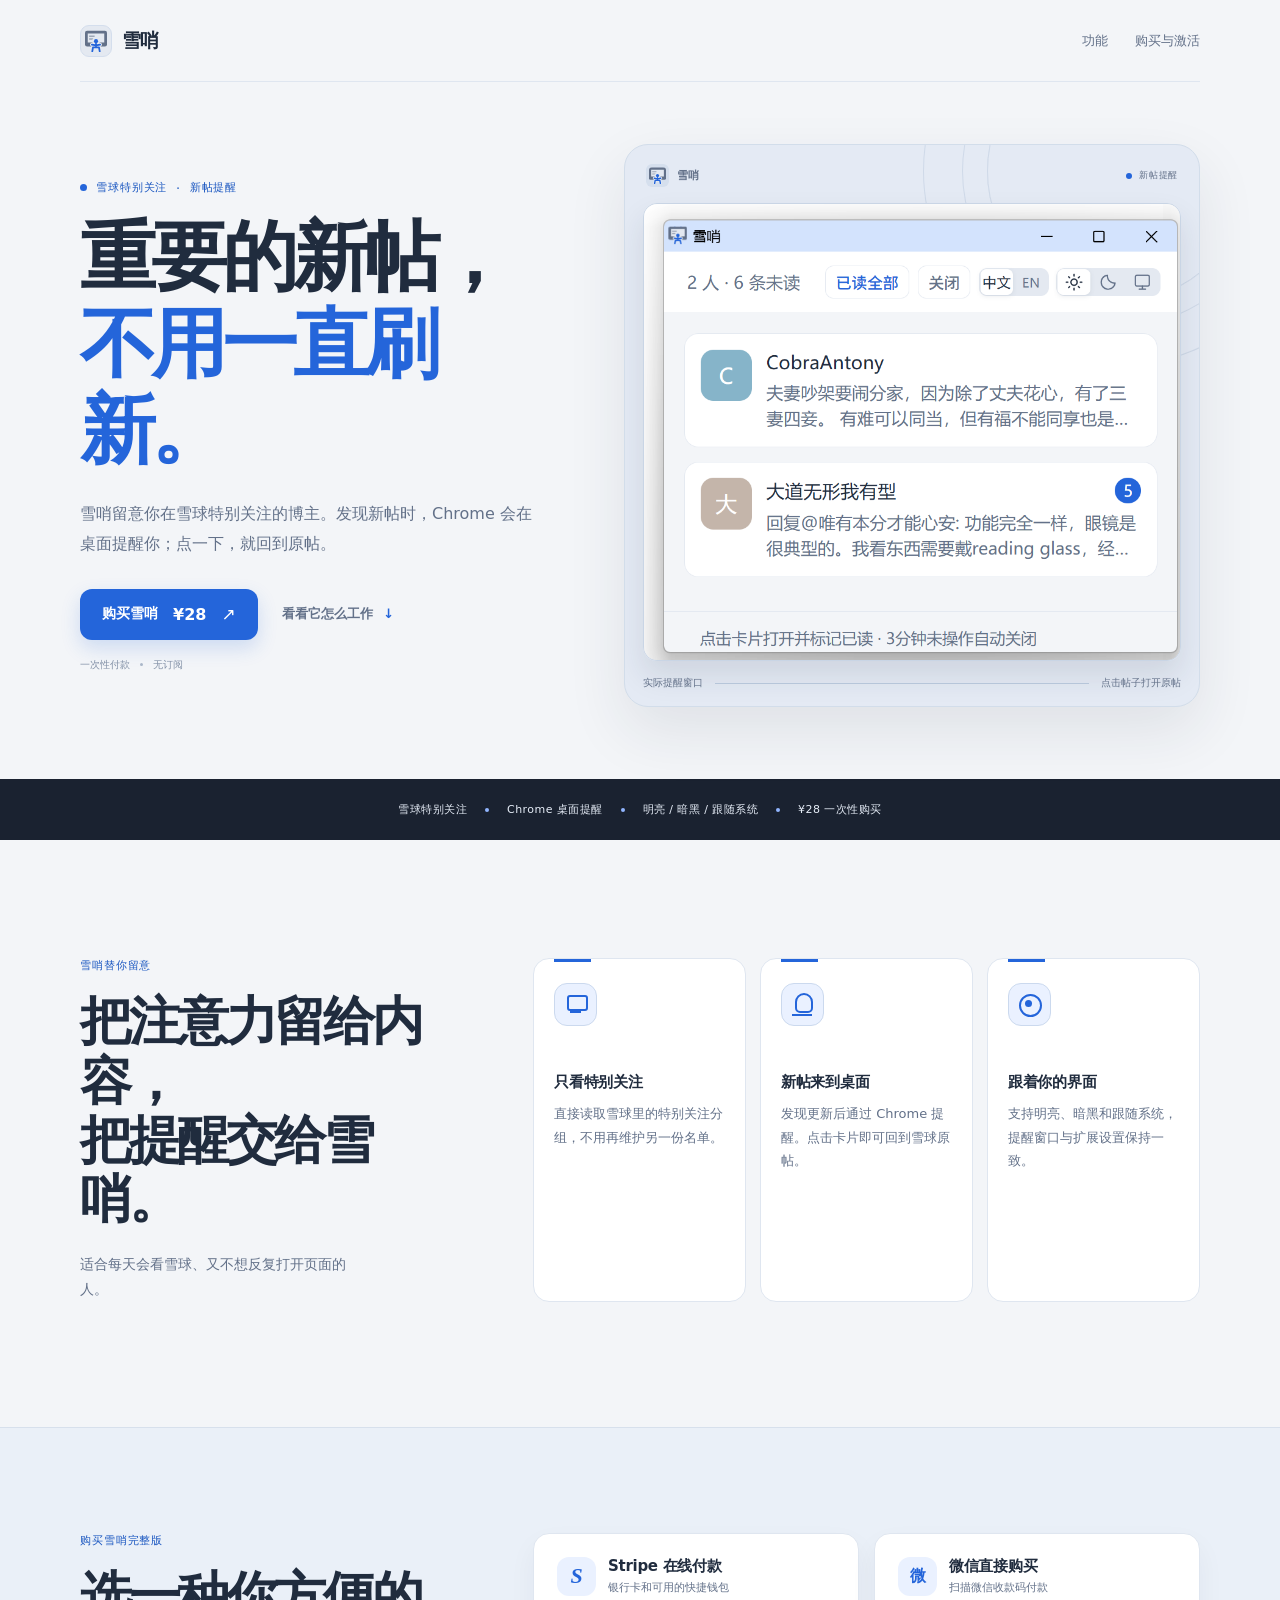
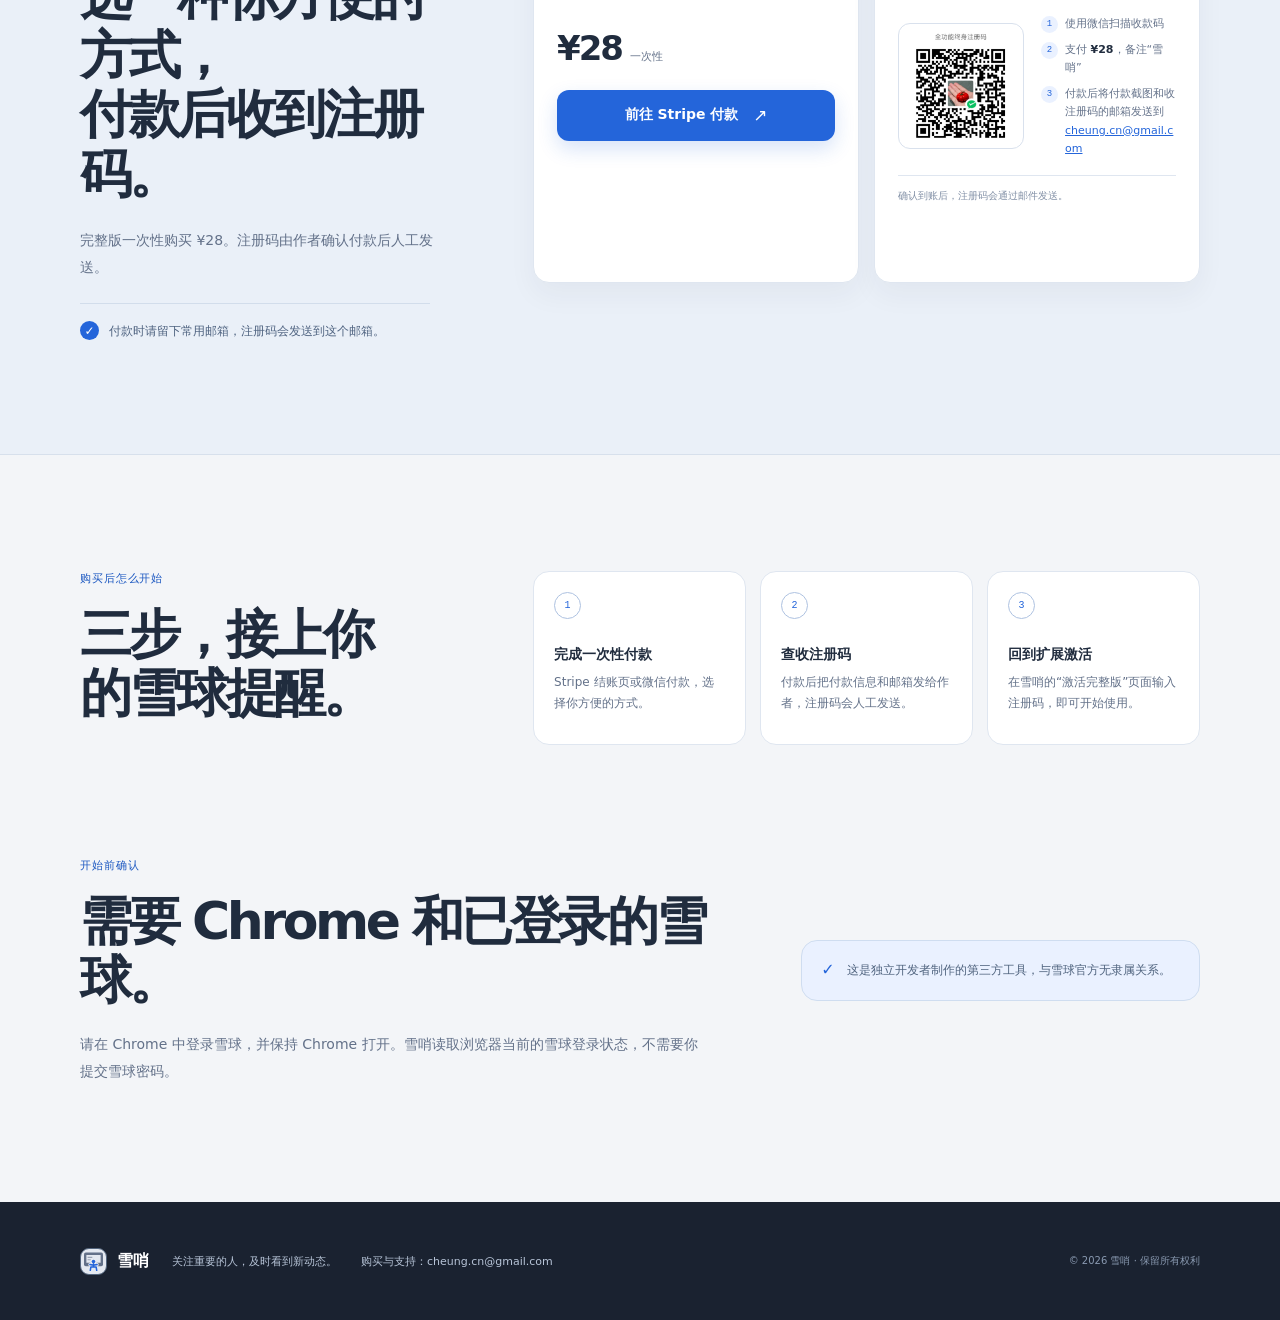
<file: index.html>
<!doctype html>
<html lang="zh-CN">
<head>
  <meta charset="utf-8">
  <meta name="viewport" content="width=device-width, initial-scale=1">
  <meta name="theme-color" content="#f3f5f8">
  <meta name="description" content="雪哨提醒你关注的雪球博主发布新帖。一次性购买，¥28，无订阅。">
  <link rel="icon" href="icon.svg" type="image/svg+xml">
  <title>雪哨｜雪球特别关注新帖提醒</title>
  <link rel="stylesheet" href="style.css">
</head>
<body>
  <header class="topbar wrap">
    <a class="brand" href="#top" aria-label="雪哨首页">
      <span class="brand-mark" aria-hidden="true"><img src="icon.svg" alt=""></span>
      <span>雪哨</span>
    </a>
    <nav class="topnav" aria-label="页面导航">
      <a href="#features">功能</a>
      <a href="#buy">购买与激活</a>
    </nav>
  </header>

  <main id="top">
    <section class="hero wrap">
      <div class="hero-copy">
        <p class="eyebrow"><span class="status-dot"></span>雪球特别关注 · 新帖提醒</p>
        <h1>重要的新帖，<br><span>不用一直刷新。</span></h1>
        <p class="lede">雪哨留意你在雪球特别关注的博主。发现新帖时，Chrome 会在桌面提醒你；点一下，就回到原帖。</p>
        <div class="hero-actions">
          <a class="button button-primary" href="#buy">购买雪哨 <strong>¥28</strong><span aria-hidden="true">↗</span></a>
          <a class="text-link" href="#features">看看它怎么工作 <span aria-hidden="true">↓</span></a>
        </div>
        <div class="hero-meta"><span>一次性付款</span><i></i><span>无订阅</span></div>
      </div>

      <figure class="alert-preview">
        <div class="preview-bar"><span class="preview-brand"><img src="icon.svg" alt="">雪哨</span><span class="preview-status"><b></b>新帖提醒</span></div>
        <img src="assets/alert-window-real.png" alt="雪哨提醒窗口显示两条未读帖子">
        <figcaption><span>实际提醒窗口</span><span class="caption-line"></span><span>点击帖子打开原帖</span></figcaption>
      </figure>
    </section>

    <section class="signal-strip" aria-label="产品特点">
      <div class="wrap signal-inner"><span>雪球特别关注</span><i></i><span>Chrome 桌面提醒</span><i></i><span>明亮 / 暗黑 / 跟随系统</span><i></i><span>¥28 一次性购买</span></div>
    </section>

    <section class="features wrap" id="features">
      <div class="section-heading">
        <p class="eyebrow">雪哨替你留意</p>
        <h2>把注意力留给内容，<br>把提醒交给雪哨。</h2>
        <p>适合每天会看雪球、又不想反复打开页面的人。</p>
      </div>
      <div class="feature-grid">
        <article class="feature-card">
          <span class="feature-icon icon-watch" aria-hidden="true"></span>
          <h3>只看特别关注</h3>
          <p>直接读取雪球里的特别关注分组，不用再维护另一份名单。</p>
        </article>
        <article class="feature-card">
          <span class="feature-icon icon-bell" aria-hidden="true"></span>
          <h3>新帖来到桌面</h3>
          <p>发现更新后通过 Chrome 提醒。点击卡片即可回到雪球原帖。</p>
        </article>
        <article class="feature-card">
          <span class="feature-icon icon-theme" aria-hidden="true"></span>
          <h3>跟着你的界面</h3>
          <p>支持明亮、暗黑和跟随系统，提醒窗口与扩展设置保持一致。</p>
        </article>
      </div>
    </section>

    <section class="buy-section" id="buy">
      <div class="wrap buy-layout">
        <div class="buy-intro">
          <p class="eyebrow">购买雪哨完整版</p>
          <h2>选一种你方便的方式，<br>付款后收到注册码。</h2>
          <p class="buy-lede">完整版一次性购买 ¥28。注册码由作者确认付款后人工发送。</p>
          <div class="buy-note"><span class="note-check">✓</span><span>付款时请留下常用邮箱，注册码会发送到这个邮箱。</span></div>
        </div>

        <div class="payment-options">
          <article class="payment-card payment-card-stripe">
            <div class="payment-head"><span class="payment-icon stripe-icon" aria-hidden="true">S</span><div><h3>Stripe 在线付款</h3><p>银行卡和可用的快捷钱包</p></div></div>
            <div class="payment-price"><strong>¥28</strong><span>一次性</span></div>
            <a class="button button-primary payment-button" href="https://buy.stripe.com/9B68wO9zy5qmaXL7Hz4sE01">前往 Stripe 付款 <span aria-hidden="true">↗</span></a>
          </article>

          <article class="payment-card payment-card-wechat">
            <div class="payment-head"><span class="payment-icon wechat-icon" aria-hidden="true">微</span><div><h3>微信直接购买</h3><p>扫描微信收款码付款</p></div></div>
            <div class="wechat-body">
              <div class="qr-frame"><img src="assets/wechat-qr.png" alt="微信收款码"></div>
              <ol class="wechat-steps">
                <li>使用微信扫描收款码</li>
                <li>支付 <strong>¥28</strong>，备注“雪哨”</li>
                <li>付款后将付款截图和收注册码的邮箱发送到 <a href="mailto:cheung.cn@gmail.com">cheung.cn@gmail.com</a></li>
              </ol>
            </div>
            <p class="wechat-foot">确认到账后，注册码会通过邮件发送。</p>
          </article>
        </div>
      </div>
    </section>

    <section class="how-section wrap">
      <div class="section-heading compact-heading">
        <p class="eyebrow">购买后怎么开始</p>
        <h2>三步，接上你的雪球提醒。</h2>
      </div>
      <ol class="steps">
        <li><span>1</span><div><h3>完成一次性付款</h3><p>Stripe 结账页或微信付款，选择你方便的方式。</p></div></li>
        <li><span>2</span><div><h3>查收注册码</h3><p>付款后把付款信息和邮箱发给作者，注册码会人工发送。</p></div></li>
        <li><span>3</span><div><h3>回到扩展激活</h3><p>在雪哨的“激活完整版”页面输入注册码，即可开始使用。</p></div></li>
      </ol>
    </section>

    <section class="fit-section wrap">
      <div class="fit-copy"><p class="eyebrow">开始前确认</p><h2>需要 Chrome 和已登录的雪球。</h2><p>请在 Chrome 中登录雪球，并保持 Chrome 打开。雪哨读取浏览器当前的雪球登录状态，不需要你提交雪球密码。</p></div>
      <div class="fit-aside"><span class="checkmark">✓</span><p>这是独立开发者制作的第三方工具，与雪球官方无隶属关系。</p></div>
    </section>
  </main>

  <footer class="footer"><div class="wrap footer-inner"><a class="brand" href="#top"><span class="brand-mark" aria-hidden="true"><img src="icon.svg" alt=""></span><span>雪哨</span></a><p>关注重要的人，及时看到新动态。</p><a href="mailto:cheung.cn@gmail.com">购买与支持：cheung.cn@gmail.com</a><small>© 2026 雪哨 · 保留所有权利</small></div></footer>
</body>
</html>
</file>
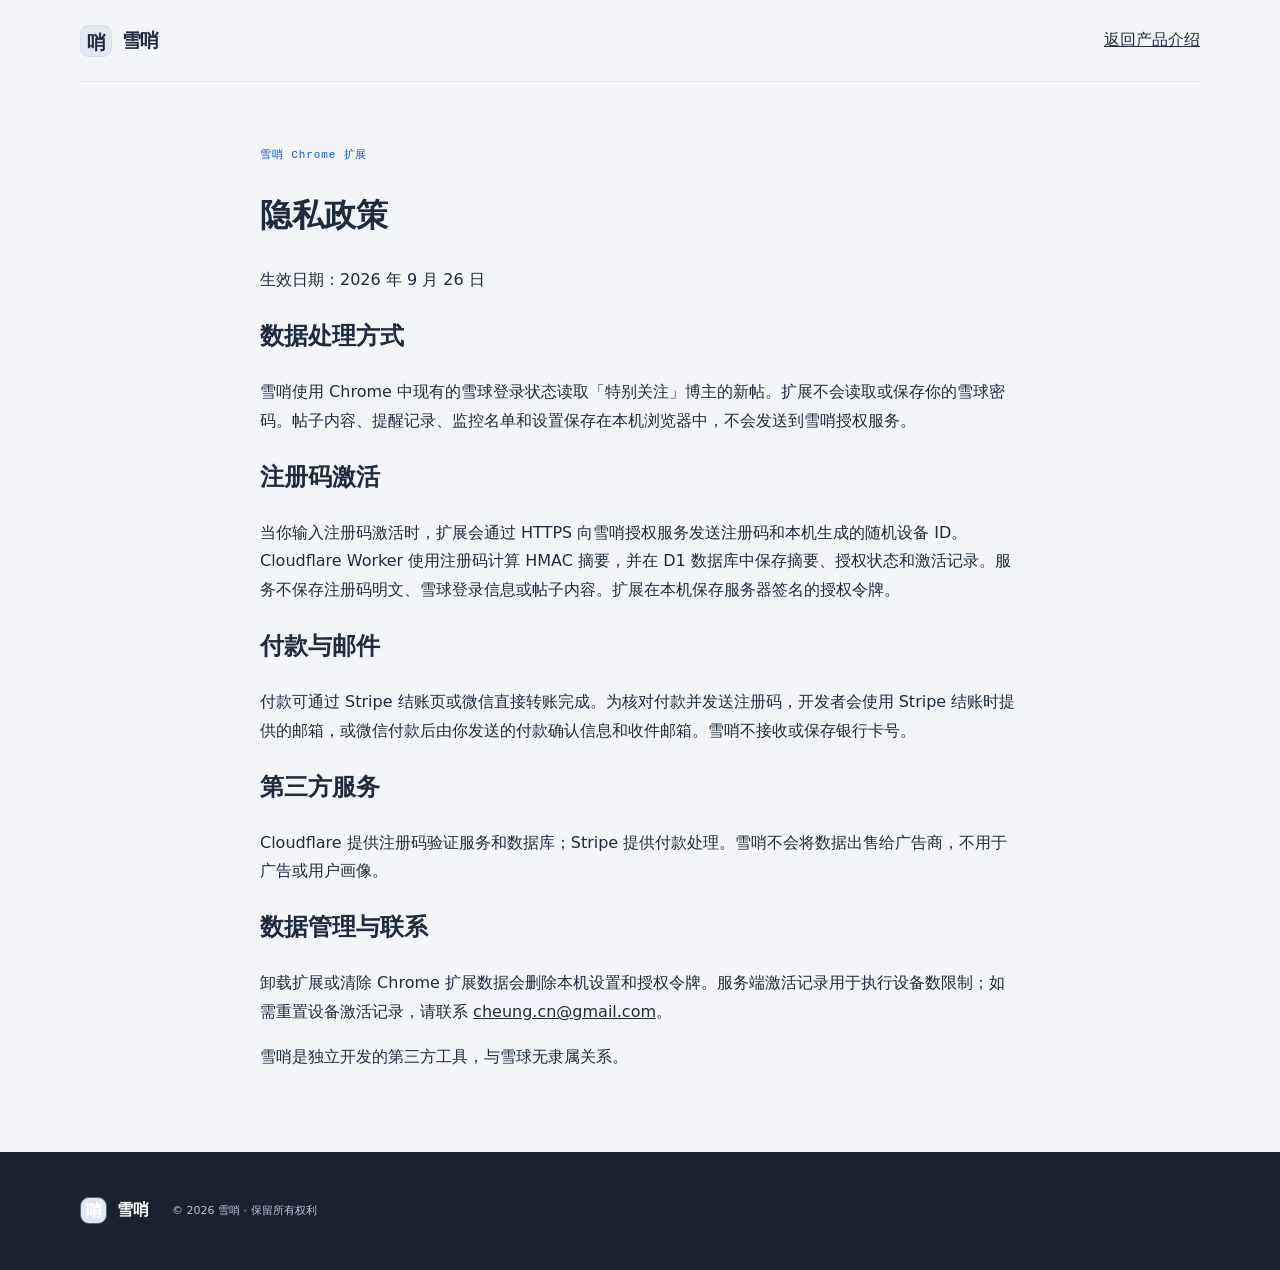
<file: privacy.html>
<!doctype html>
<html lang="zh-CN">
<head>
  <meta charset="utf-8">
  <meta name="viewport" content="width=device-width, initial-scale=1">
  <meta name="description" content="雪哨 Chrome 扩展隐私政策。">
  <title>隐私政策｜雪哨</title>
  <link rel="stylesheet" href="style.css">
</head>
<body>
  <header class="topbar wrap"><a class="brand" href="index.html"><span class="brand-mark" aria-hidden="true">哨</span><span>雪哨</span></a><a class="nav-link" href="index.html">返回产品介绍</a></header>
  <main class="wrap" style="max-width:760px;padding:64px 0;line-height:1.8">
    <p class="eyebrow">雪哨 Chrome 扩展</p><h1>隐私政策</h1>
    <p>生效日期：2026 年 9 月 26 日</p>
    <h2>数据处理方式</h2>
    <p>雪哨使用 Chrome 中现有的雪球登录状态读取「特别关注」博主的新帖。扩展不会读取或保存你的雪球密码。帖子内容、提醒记录、监控名单和设置保存在本机浏览器中，不会发送到雪哨授权服务。</p>
    <h2>注册码激活</h2>
    <p>当你输入注册码激活时，扩展会通过 HTTPS 向雪哨授权服务发送注册码和本机生成的随机设备 ID。Cloudflare Worker 使用注册码计算 HMAC 摘要，并在 D1 数据库中保存摘要、授权状态和激活记录。服务不保存注册码明文、雪球登录信息或帖子内容。扩展在本机保存服务器签名的授权令牌。</p>
    <h2>付款与邮件</h2>
    <p>付款可通过 Stripe 结账页或微信直接转账完成。为核对付款并发送注册码，开发者会使用 Stripe 结账时提供的邮箱，或微信付款后由你发送的付款确认信息和收件邮箱。雪哨不接收或保存银行卡号。</p>
    <h2>第三方服务</h2>
    <p>Cloudflare 提供注册码验证服务和数据库；Stripe 提供付款处理。雪哨不会将数据出售给广告商，不用于广告或用户画像。</p>
    <h2>数据管理与联系</h2>
    <p>卸载扩展或清除 Chrome 扩展数据会删除本机设置和授权令牌。服务端激活记录用于执行设备数限制；如需重置设备激活记录，请联系 <a href="mailto:cheung.cn@gmail.com">cheung.cn@gmail.com</a>。</p>
    <p>雪哨是独立开发的第三方工具，与雪球无隶属关系。</p>
  </main>
  <footer class="footer"><div class="wrap footer-inner"><a class="brand" href="index.html"><span class="brand-mark" aria-hidden="true">哨</span><span>雪哨</span></a><p>© 2026 雪哨 · 保留所有权利</p></div></footer>
</body>
</html>
</file>
<file: style.css>
:root {
  color-scheme: light;
  --bg: #f3f5f8;
  --surface: #ffffff;
  --surface-blue: #eaf1ff;
  --ink: #202c3e;
  --muted: #637189;
  --line: #dfe6f0;
  --accent: #2465da;
  --accent-strong: #1855c0;
  --navy: #1a2230;
  --navy-muted: #aebcd0;
  --sans: system-ui, -apple-system, BlinkMacSystemFont, "Segoe UI", "Noto Sans SC", "Microsoft YaHei", sans-serif;
  --mono: ui-monospace, SFMono-Regular, Consolas, "Liberation Mono", monospace;
  --radius-lg: 24px;
  --radius-md: 16px;
}

* { box-sizing: border-box; }
html { scroll-behavior: smooth; }
body {
  margin: 0;
  background: var(--bg);
  color: var(--ink);
  font-family: var(--sans);
  -webkit-font-smoothing: antialiased;
}
a { color: inherit; }
a:focus-visible { outline: 3px solid #8db2ff; outline-offset: 4px; }
.wrap { width: min(1120px, calc(100% - 56px)); margin-inline: auto; }

.topbar {
  min-height: 82px;
  display: flex;
  align-items: center;
  justify-content: space-between;
  border-bottom: 1px solid var(--line);
}
.brand {
  display: inline-flex;
  align-items: center;
  gap: 10px;
  color: var(--ink);
  text-decoration: none;
  font-size: 19px;
  font-weight: 780;
  letter-spacing: -.03em;
}
.brand-mark {
  width: 32px;
  height: 32px;
  display: grid;
  place-items: center;
  padding: 4px;
  overflow: hidden;
  border: 1px solid #d4deed;
  border-radius: 9px;
  background: #e4e9f1;
}
.brand-mark img { display: block; width: 100%; height: 100%; object-fit: contain; }
.topnav { display: flex; gap: 27px; }
.topnav a {
  color: var(--muted);
  font-size: 13px;
  text-decoration: none;
}
.topnav a:hover { color: var(--accent); }

.hero {
  display: grid;
  grid-template-columns: minmax(0, .9fr) minmax(420px, 1.1fr);
  align-items: center;
  gap: 72px;
  min-height: 650px;
  padding-top: 62px;
  padding-bottom: 72px;
}
.eyebrow {
  display: flex;
  align-items: center;
  gap: 9px;
  margin: 0 0 19px;
  color: var(--accent-strong);
  font-family: var(--mono);
  font-size: 11px;
  letter-spacing: .08em;
}
.status-dot { width: 7px; height: 7px; display: inline-block; border-radius: 50%; background: var(--accent); }
.hero h1,
.section-heading h2,
.buy-intro h2,
.fit-copy h2 {
  margin: 0;
  font-weight: 760;
  letter-spacing: -.065em;
  line-height: 1.14;
}
.hero h1 { font-size: clamp(47px, 6vw, 76px); }
.hero h1 span { color: var(--accent); }
.lede {
  max-width: 460px;
  margin: 25px 0 29px;
  color: var(--muted);
  font-size: 16px;
  line-height: 1.9;
}
.hero-actions { display: flex; align-items: center; gap: 24px; }
.button {
  min-height: 51px;
  display: inline-flex;
  align-items: center;
  justify-content: center;
  gap: 15px;
  padding: 0 21px;
  border: 1px solid transparent;
  border-radius: 12px;
  font-size: 14px;
  font-weight: 740;
  text-decoration: none;
  transition: transform .18s ease, background-color .18s ease, border-color .18s ease;
}
.button:hover { transform: translateY(-2px); }
.button-primary { background: var(--accent); color: #fff; box-shadow: 0 8px 19px #2465da2e; }
.button-primary:hover { background: var(--accent-strong); }
.button strong { font-size: 16px; }
.button span { font-size: 17px; font-weight: 400; }
.text-link { color: var(--muted); font-size: 13px; font-weight: 650; text-decoration: none; }
.text-link:hover { color: var(--accent); }
.text-link span { margin-left: 6px; color: var(--accent); }
.hero-meta {
  display: flex;
  align-items: center;
  gap: 10px;
  margin-top: 18px;
  color: #8290a6;
  font-family: var(--mono);
  font-size: 10px;
}
.hero-meta i { width: 3px; height: 3px; border-radius: 50%; background: #aab7c9; }

.alert-preview {
  position: relative;
  margin: 0;
  padding: 18px 18px 16px;
  overflow: hidden;
  border: 1px solid #d2ddea;
  border-radius: var(--radius-lg);
  background: #e4eaf4;
  box-shadow: 0 24px 60px #202c3e18;
}
.alert-preview::before {
  content: "";
  position: absolute;
  top: -105px;
  right: -50px;
  width: 260px;
  height: 260px;
  border: 1px solid #c6d2e3;
  border-radius: 50%;
  box-shadow: 0 0 0 24px #e4eaf4, 0 0 0 25px #c6d2e3, 0 0 0 63px #e4eaf4, 0 0 0 64px #c6d2e3;
  opacity: .7;
}
.preview-bar, .alert-preview figcaption { position: relative; z-index: 1; display: flex; align-items: center; }
.preview-bar { justify-content: space-between; padding: 1px 3px 16px; color: var(--muted); font-size: 11px; }
.preview-brand { display: inline-flex; align-items: center; gap: 8px; font-weight: 740; }
.preview-brand img { width: 23px; height: 23px; padding: 3px; border-radius: 6px; background: #d5dfed; }
.preview-status { display: inline-flex; align-items: center; gap: 7px; font-family: var(--mono); font-size: 9px; letter-spacing: .07em; }
.preview-status b { width: 6px; height: 6px; border-radius: 50%; background: var(--accent); }
.alert-preview > img { position: relative; z-index: 1; display: block; width: 100%; border: 1px solid #c9d5e5; border-radius: 14px; box-shadow: 0 15px 30px #202c3e1c; }
.alert-preview figcaption { gap: 12px; margin-top: 15px; color: var(--muted); font-size: 10px; }
.caption-line { height: 1px; flex: 1; background: #b6c5d9; }

.signal-strip { background: var(--navy); color: #e6edf7; }
.signal-inner { min-height: 61px; display: flex; align-items: center; justify-content: center; flex-wrap: wrap; gap: 18px; font-size: 11px; letter-spacing: .04em; }
.signal-inner i { width: 4px; height: 4px; border-radius: 50%; background: #91b5ff; }

.features { display: grid; grid-template-columns: minmax(255px, .72fr) minmax(0, 1.28fr); gap: 78px; padding-top: 118px; padding-bottom: 125px; }
.section-heading h2, .buy-intro h2, .fit-copy h2 { font-size: clamp(34px, 4.4vw, 52px); }
.section-heading > p:last-child { max-width: 280px; margin: 22px 0 0; color: var(--muted); font-size: 14px; line-height: 1.8; }
.feature-grid { display: grid; grid-template-columns: repeat(3, 1fr); gap: 14px; }
.feature-card {
  position: relative;
  min-height: 248px;
  padding: 24px 20px 20px;
  overflow: hidden;
  border: 1px solid var(--line);
  border-radius: var(--radius-md);
  background: var(--surface);
}
.feature-card::before { content: ""; position: absolute; top: 0; left: 20px; width: 37px; height: 3px; background: var(--accent); }
.feature-icon { width: 43px; height: 43px; display: block; margin-bottom: 47px; border: 1px solid #cbd9ee; border-radius: 13px; background: var(--surface-blue); position: relative; }
.feature-icon::before, .feature-icon::after { content: ""; position: absolute; background: var(--accent); }
.icon-watch::before { width: 17px; height: 12px; top: 11px; left: 12px; border: 2px solid var(--accent); border-radius: 3px; background: transparent; }
.icon-watch::after { width: 11px; height: 2px; top: 27px; left: 15px; }
.icon-bell::before { width: 14px; height: 16px; top: 9px; left: 13px; border: 2px solid var(--accent); border-radius: 9px 9px 5px 5px; background: transparent; }
.icon-bell::after { width: 20px; height: 2px; bottom: 9px; left: 10px; }
.icon-theme::before { width: 19px; height: 19px; top: 10px; left: 10px; border: 2px solid var(--accent); border-radius: 50%; background: transparent; }
.icon-theme::after { width: 7px; height: 7px; top: 16px; left: 16px; border-radius: 50%; }
.feature-card h3 { margin: 0 0 10px; font-size: 15px; letter-spacing: -.02em; }
.feature-card p { margin: 0; color: var(--muted); font-size: 13px; line-height: 1.8; }

.buy-section { padding: 105px 0 112px; border-block: 1px solid #d7e0ec; background: #eaf0f8; }
.buy-layout { display: grid; grid-template-columns: minmax(250px, .72fr) minmax(0, 1.28fr); gap: 78px; align-items: start; }
.buy-lede { max-width: 360px; margin: 23px 0 23px; color: var(--muted); font-size: 14px; line-height: 1.9; }
.buy-note { display: flex; align-items: flex-start; gap: 10px; max-width: 350px; padding-top: 17px; border-top: 1px solid #d2ddeb; color: #4f6380; font-size: 12px; line-height: 1.7; }
.note-check { display: grid; place-items: center; width: 19px; height: 19px; flex: 0 0 19px; border-radius: 50%; background: var(--accent); color: #fff; font-size: 12px; font-weight: 800; }
.payment-options { display: grid; grid-template-columns: 1fr 1fr; gap: 15px; }
.payment-card { padding: 23px; border: 1px solid var(--line); border-radius: var(--radius-md); background: var(--surface); box-shadow: 0 12px 28px #202c3e0c; }
.payment-card-stripe { min-height: 285px; }
.payment-card-wechat { min-height: 350px; }
.payment-head { display: flex; align-items: center; gap: 12px; }
.payment-icon { width: 39px; height: 39px; display: grid; place-items: center; flex: 0 0 39px; border-radius: 12px; font-weight: 800; }
.stripe-icon { background: #eaf1ff; color: var(--accent); font-family: Georgia, serif; font-size: 22px; font-style: italic; }
.wechat-icon { background: #eaf1ff; color: #2465da; font-size: 16px; }
.payment-head h3 { margin: 0; font-size: 15px; letter-spacing: -.02em; }
.payment-head p { margin: 4px 0 0; color: var(--muted); font-size: 11px; }
.payment-price { display: flex; align-items: baseline; gap: 8px; margin: 32px 0 22px; }
.payment-price strong { font-size: 34px; letter-spacing: -.06em; }
.payment-price span { color: var(--muted); font-size: 11px; }
.payment-button { width: 100%; }
.wechat-body { display: flex; align-items: center; gap: 17px; margin-top: 19px; }
.qr-frame { width: 126px; height: 126px; flex: 0 0 126px; padding: 7px; border: 1px solid #d9e1ed; border-radius: 12px; background: #fff; }
.qr-frame img { display: block; width: 100%; height: 100%; object-fit: contain; }
.wechat-steps { display: grid; gap: 8px; margin: 0; padding: 0; list-style: none; counter-reset: wechat-step; color: var(--muted); font-size: 11px; line-height: 1.65; }
.wechat-steps li { counter-increment: wechat-step; position: relative; padding-left: 24px; }
.wechat-steps li::before { content: counter(wechat-step); position: absolute; top: 1px; left: 0; width: 17px; height: 17px; display: grid; place-items: center; border-radius: 50%; background: var(--surface-blue); color: var(--accent); font-family: var(--mono); font-size: 9px; }
.wechat-steps strong { color: var(--ink); }
.wechat-steps a { color: var(--accent); word-break: break-word; }
.wechat-foot { margin: 17px 0 0; padding-top: 13px; border-top: 1px solid var(--line); color: #8290a6; font-size: 10px; }

.how-section { display: grid; grid-template-columns: minmax(280px, .72fr) minmax(0, 1.28fr); gap: 78px; padding-top: 116px; padding-bottom: 113px; }
.compact-heading h2 { max-width: 340px; }
.steps { display: grid; grid-template-columns: repeat(3, 1fr); gap: 14px; margin: 0; padding: 0; list-style: none; }
.steps li { min-height: 174px; padding: 20px; border: 1px solid var(--line); border-radius: var(--radius-md); background: #fff; }
.steps li > span { width: 27px; height: 27px; display: grid; place-items: center; margin-bottom: 27px; border: 1px solid #aec2e1; border-radius: 50%; color: var(--accent); font-family: var(--mono); font-size: 10px; }
.steps h3 { margin: 0 0 8px; font-size: 14px; }
.steps p { margin: 0; color: var(--muted); font-size: 12px; line-height: 1.75; }

.fit-section { display: grid; grid-template-columns: minmax(0, 1fr) minmax(260px, .62fr); gap: 78px; align-items: center; padding-top: 0; padding-bottom: 118px; }
.fit-copy p:last-child { max-width: 620px; margin: 21px 0 0; color: var(--muted); font-size: 14px; line-height: 1.9; }
.fit-aside { display: flex; align-items: flex-start; gap: 12px; padding: 19px; border: 1px solid #cfddf0; border-radius: var(--radius-md); background: var(--surface-blue); }
.fit-aside p { margin: 0; color: #50647f; font-size: 12px; line-height: 1.75; }
.checkmark { color: var(--accent); font-weight: 800; }

.footer { background: var(--navy); color: #e8eef8; }
.footer-inner { min-height: 118px; display: flex; align-items: center; gap: 24px; }
.footer .brand { color: #fff; font-size: 16px; }
.footer .brand-mark { width: 27px; height: 27px; padding: 3px; border-color: #52647c; background: #e4e9f1; }
.footer p, .footer a:not(.brand) { color: #b7c4d7; font-size: 11px; text-decoration: none; }
.footer a:not(.brand):hover { color: #fff; }
.footer small { margin-left: auto; color: #8999b0; font-size: 10px; }

@media (max-width: 940px) {
  .hero { grid-template-columns: 1fr; gap: 42px; }
  .hero-copy { max-width: 680px; }
  .alert-preview { max-width: 680px; }
  .features, .buy-layout, .how-section { grid-template-columns: 1fr; gap: 44px; }
  .section-heading > p:last-child { max-width: 430px; }
  .fit-section { grid-template-columns: 1fr; gap: 34px; }
  .fit-aside { max-width: 520px; }
}
@media (max-width: 680px) {
  .wrap { width: min(100% - 34px, 560px); }
  .topbar { min-height: 70px; }
  .topnav { gap: 14px; }
  .topnav a { font-size: 12px; }
  .hero { min-height: auto; padding-top: 54px; padding-bottom: 57px; }
  .hero h1 { font-size: clamp(43px, 12vw, 65px); }
  .hero-actions { align-items: flex-start; flex-direction: column; gap: 16px; }
  .hero-meta { align-items: flex-start; flex-wrap: wrap; line-height: 1.6; }
  .signal-inner { justify-content: flex-start; gap: 9px 13px; padding-top: 14px; padding-bottom: 14px; }
  .signal-inner i { margin: 0 2px; }
  .features { padding-top: 78px; padding-bottom: 80px; }
  .feature-grid, .payment-options, .steps { grid-template-columns: 1fr; }
  .feature-card { min-height: 0; }
  .feature-icon { margin-bottom: 28px; }
  .buy-section { padding: 78px 0 82px; }
  .payment-card-stripe, .payment-card-wechat { min-height: 0; }
  .wechat-body { align-items: flex-start; }
  .how-section { padding-top: 78px; padding-bottom: 79px; }
  .steps li { min-height: 0; }
  .steps li > span { margin-bottom: 17px; }
  .fit-section { padding-bottom: 82px; }
  .footer-inner { align-items: flex-start; flex-direction: column; gap: 13px; padding-top: 27px; padding-bottom: 29px; }
  .footer p { margin: 0; }
  .footer small { margin-left: 0; }
}
@media (max-width: 410px) {
  .wrap { width: calc(100% - 28px); }
  .topnav a:first-child { display: none; }
  .alert-preview { padding: 13px 12px 13px; }
  .alert-preview figcaption { gap: 8px; font-size: 9px; }
  .payment-card { padding: 19px; }
  .wechat-body { flex-direction: column; }
  .qr-frame { width: 142px; height: 142px; }
}
@media (prefers-reduced-motion: reduce) {
  html { scroll-behavior: auto; }
  .button { transition: none; }
  .button:hover { transform: none; }
}
</file>
